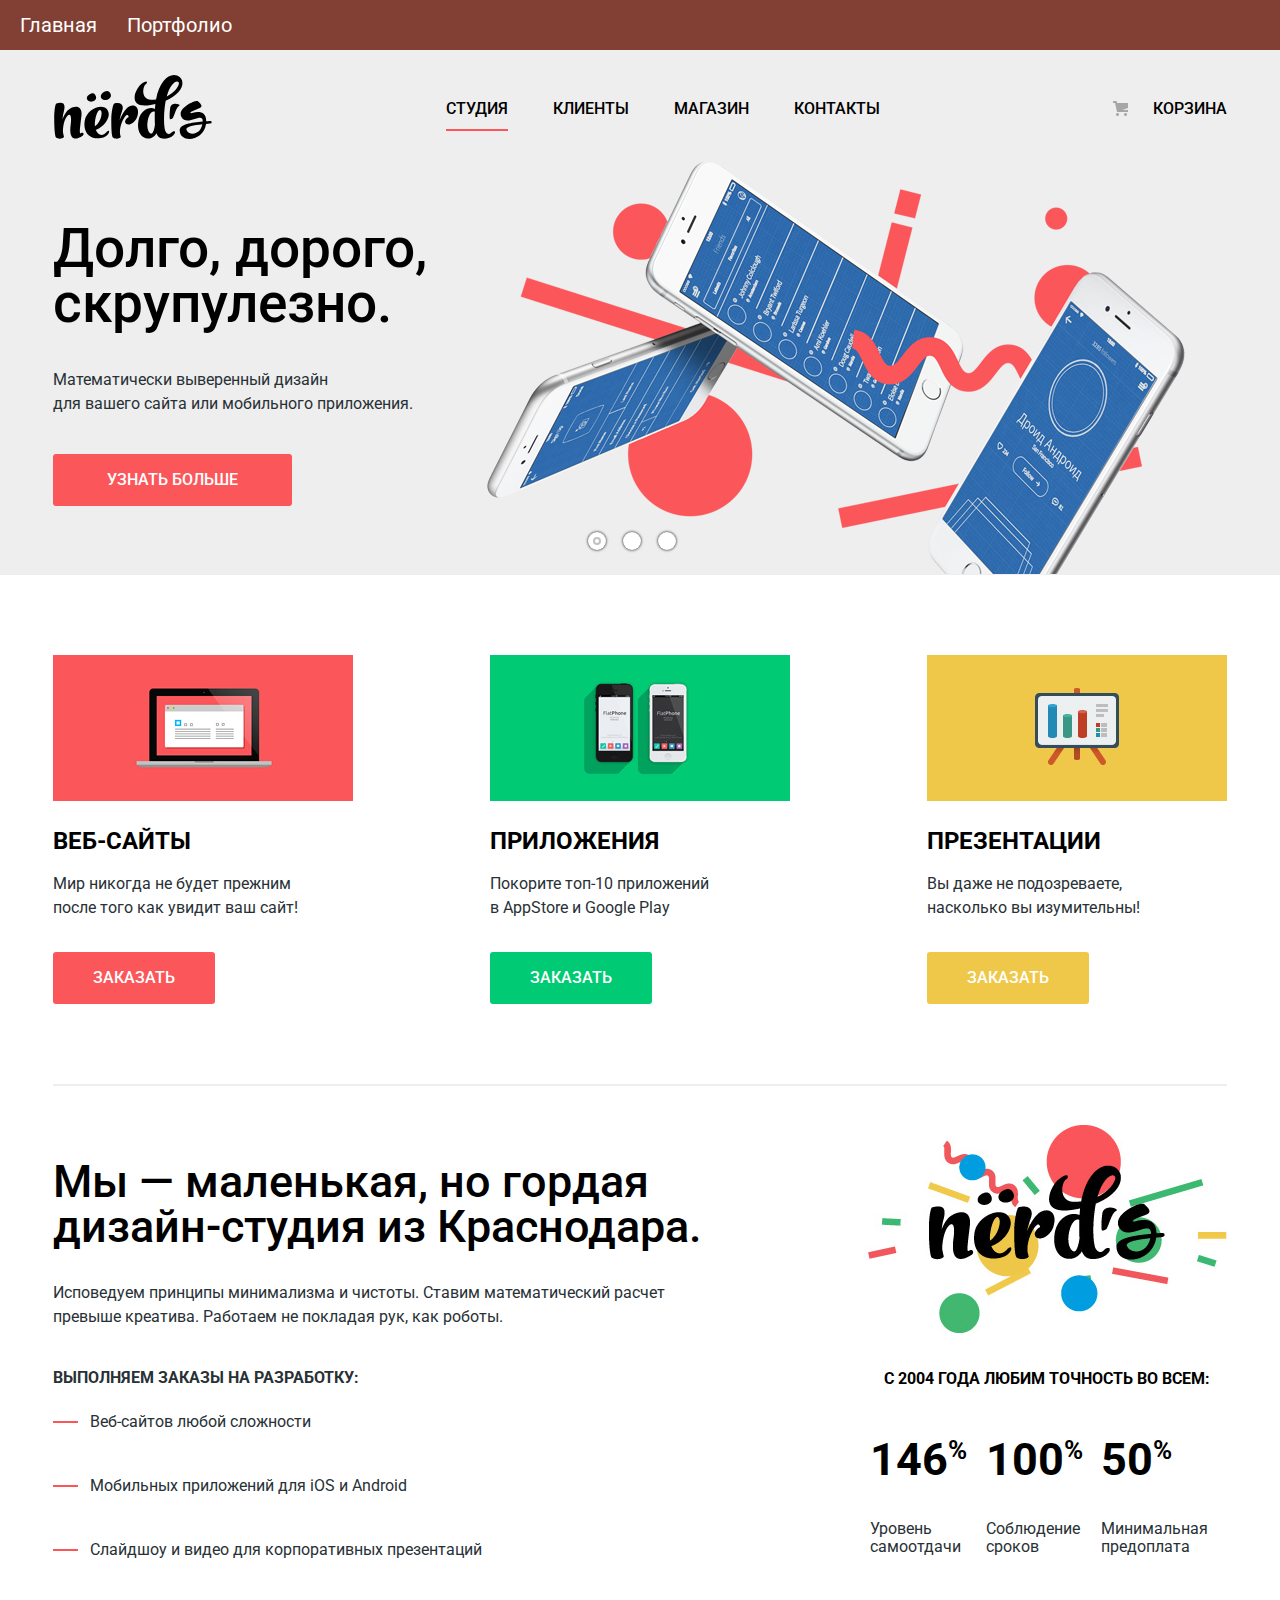
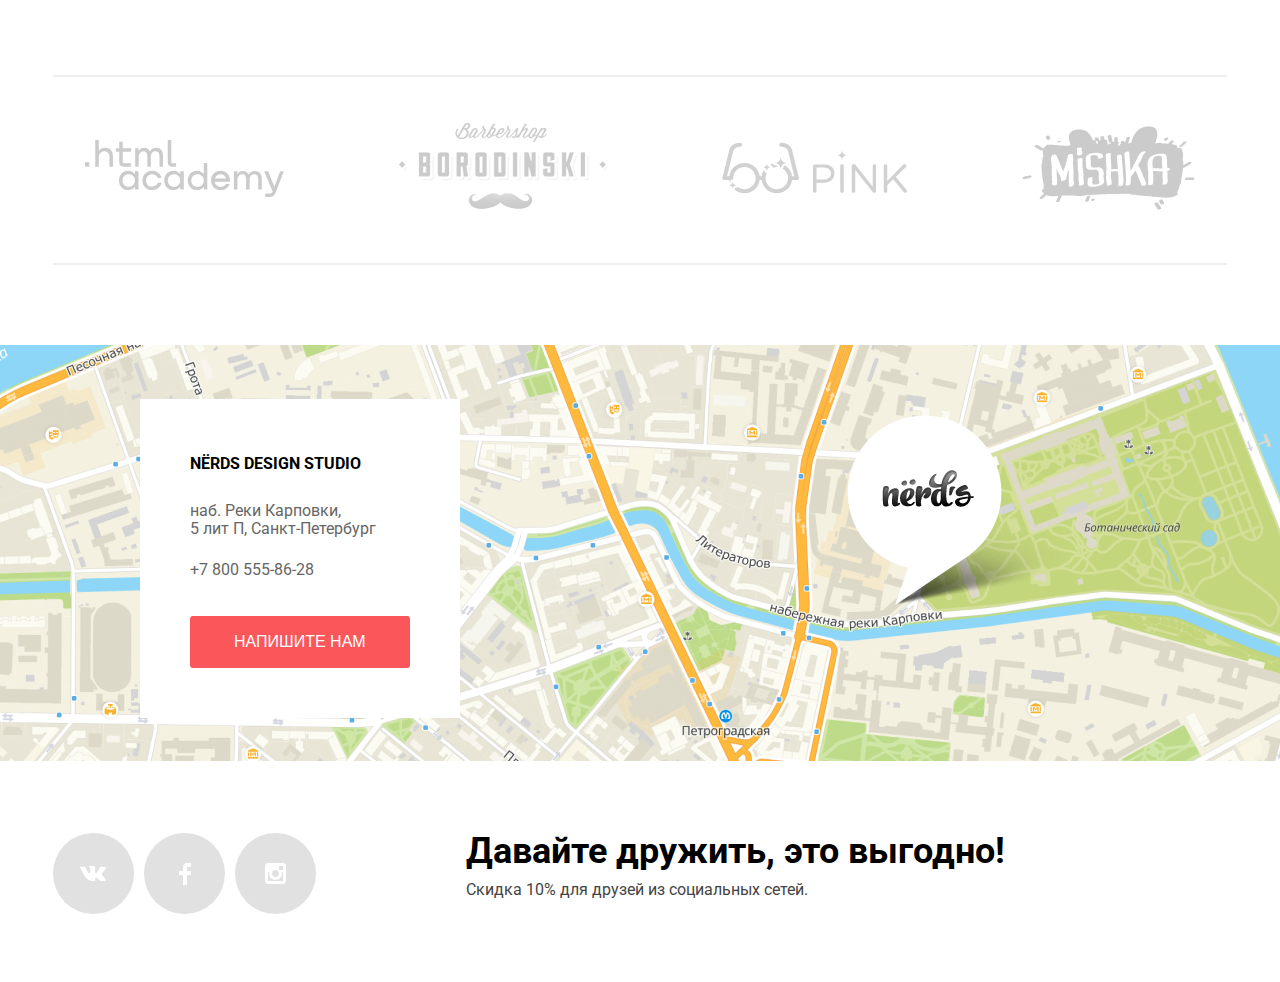
<file: index.html>
<!DOCTYPE html>
<html class="page" lang="ru">
<head>
  <meta charset="utf-8">
  <title>Нёрдс</title>
  <link rel="stylesheet" href="css/style.css">
  <link rel="preconnect" href="https://fonts.googleapis.com">
  <link rel="preconnect" href="https://fonts.gstatic.com" crossorigin>
  <link href="https://fonts.googleapis.com/css2?family=Roboto:wght@400;500;700&display=swap" rel="stylesheet">
</head>
<body class="page-body">
  <div class="top-panel">
    <div class="flexbox">
      <a href="https://elbikov.ru">Главная</a>
      <a href="https://elbikov.ru/portfolio.html">Портфолио</a>
    </div>  
  </div>
  <header class="page-header">
    <div class="wrapper">
      <div class="header-container">
        <a href="index.html">
          <img class="logo-img" width="160" height="65" src="img/nerds-logo.svg" alt="Логотип Нёрдс">
        </a>
        <nav class="main-nav">
          <ul class="menu-list">
            <li class="menu-item">
              <a class="menu-link menu-link--active" href="index.html">Студия</a>
            </li>
            <li class="menu-item">
              <a class="menu-link" href="blank.html">Клиенты</a>
            </li>
            <li class="menu-item">
              <a class="menu-link" href="catalog.html">Магазин</a>
            </li>
            <li class="menu-item">
              <a class="menu-link" href="blank.html">Контакты</a>
            </li>
          </ul>
        </nav>
        <div class="user-menu">
          <a class="link-cart" href="blank.html">Корзина</a>
        </div>
      </div>
    </div>
  </header>
  <main>
    <h1 class="visually-hidden">Интернет магазин цифровых продуктов Нёрдс</h1>
    <section class="slider">
      <div class="wrapper">
        <h2 class="visually-hidden">Слайдер преимуществ</h2>
        <div class="slider-box slider-box1 slider-box--show">
          <div class="slider-column-content">
            <p class="slider-title">
              Долго, дорого,<br>
              скрупулезно.
            </p>
            <p class="slider-text">
              Математически выверенный дизайн<br>
              для вашего сайта или мобильного приложения.
            </p>
            <a class="slider-link" href="#">Узнать больше</a>
          </div>
          <div class="slider-column-image">
            <img class="slider-img" src="img/slide1.png" width="760" height="431" alt="Слайд 1">
          </div>
        </div>
        <div class="slider-box slider-box2">
          <div class="slider-column-content">
            <p class="slider-title">
              Любим математику<br>
              как никто другой
            </p>
            <p class="slider-text">
              Никакого креатива, только математические формулы<br>
              для расчета идеальных пропорций
            </p>
            <a class="slider-link" href="#">Узнать больше</a>
          </div>
          <div class="slider-column-image">
            <img class="slider-img" src="img/slide2.png" width="760" height="431" alt="Слайд 2">
          </div>
        </div>
        <div class="slider-box slider-box3">
          <div class="slider-column-content">
            <p class="slider-title">
              Только ночь,<br>
              только хардкор
            </p>
            <p class="slider-text">
              Работать днем, как все? Мы против этого.<br>
              Ближе к полуночи работа только начинается.
            </p>
            <a class="slider-link" href="#">Узнать больше</a>
          </div>
          <div class="slider-column-image">
            <img class="slider-img" src="img/slide3.png" width="760" height="431" alt="Слайд 3">
          </div>
        </div>
        <div class="slider__toggle">
          <button class="slider__toggle-btn slider__toggle-btn1 slider__toggle-btn--active" type="button"></button>
          <button class="slider__toggle-btn slider__toggle-btn2" type="button"></button>
          <button class="slider__toggle-btn slider__toggle-btn3" type="button"></button>
        </div>
      </div>
    </section>
    <section class="services">
      <div class="wrapper">
        <h2 class="visually-hidden">Услуги</h2>
        <div class="services-container">
          <div class="services-box">
            <h3 class="services-title">Веб-сайты</h3>
            <p class="services-text">
              Мир никогда не будет прежним<br>
              после того как увидит ваш сайт!
            </p>
            <a class="services-link link-site" href="blank.html">Заказать</a>
            <img class="services-img" src="img/services-sites.png" width="300" height="146" alt="Веб-сайты">
          </div>
          <div class="services-box">
            <h3 class="services-title">Приложения</h3>
            <p class="services-text">
              Покорите топ-10 приложений<br>
              в AppStore и Google Play
            </p>
            <a class="services-link link-application" href="blank.html">Заказать</a>
            <img class="services-img" src="img/services-application.png" width="300" height="146" alt="Приложения">
          </div>
          <div class="services-box">
            <h3 class="services-title">Презентации</h3>
            <p class="services-text">
              Вы даже не подозреваете,<br>
              насколько вы изумительны!
            </p>
            <a class="services-link link-presentation" href="blank.html">Заказать</a>
            <img class="services-img" src="img/services-presentation.png" width="300" height="146" alt="Презентации">
          </div>
        </div>
      </div>
    </section>
    <section class="about">
      <div class="wrapper">
        <h2 class="visually-hidden">О нас</h2>
        <div class="about-container">
          <div class="about-box left-column">
            <p class="large-text medium-text black-text about-title">
              Мы — маленькая, но гордая<br>
              дизайн-студия из Краснодара.
            </p>
            <p class="left-column-text">
              Исповедуем принципы минимализма и чистоты. Ставим математический расчет<br>
              превыше креатива. Работаем не покладая рук, как роботы.
            </p>
            <p class="uppercase-text bold-text">
              Выполняем заказы на разработку:
            </p>
            <ul>
              <li>Веб-сайтов любой сложности</li>
              <li>Мобильных приложений для iOS и Android</li>
              <li>Слайдшоу и видео для корпоративных презентаций</li>
            </ul>
          </div>
          <div class="about-box right-column">
            <img class="logo-of-balloons" src="img/logo-of-balloons.png" width="360" height="208"
              alt="Логотип на фоне воздушных шаров">
            <p class="bold-text uppercase-text black-text">
              с 2004 года Любим точность во всем:
            </p>
            <table class="about-stats">
              <tr>
                <td class="stats-value">146<sup>%</sup></td>
                <td class="stats-value">100<sup>%</sup></td>
                <td class="stats-value">50<sup>%</sup></td>
              </tr>
              <tr>
                <td class="stats-attribute">
                  Уровень<br>
                  самоотдачи
                </td>
                <td class="stats-attribute">
                  Соблюдение<br>
                  сроков
                </td>
                <td class="stats-attribute">
                  Минимальная<br>
                  предоплата
                </td>
              </tr>
            </table>
          </div>
        </div>
      </div>
    </section>
    <section class="clients">
      <div class="wrapper">
        <h2 class="visually-hidden">Клиенты</h2>
        <div class="clients-container">
          <a href="blank.html">
            <img src="img/clients-logo-htmlacademy.svg" width="199" height="57" alt="Логотип htmlacademy">
          </a>
          <a href="blank.html">
            <img src="img/clients-logo-borodinski.svg" width="209" height="90" alt="Логотип Бородинский">
          </a>
          <a href="blank.html">
            <img src="img/clients-logo-pink.svg" width="185" height="52" alt="Логотип Pink">
          </a>
          <a href="blank.html">
            <img src="img/clients-logo-mishka.svg" width="173" height="84" alt="Логотип Mishka">
          </a>
        </div>
      </div>
    </section>
  </main>
  <footer class="page-footer">
    <section class="contacts">
      <h2 class="visually-hidden">Контакты</h2>
      <img class="contacts-map-img" src="img/map.jpg" width="1440" height="416" alt="Карта проезда">
      <div class="contacts-box">
        <p class="contacts-title black-text uppercase-text bold-text">
          NЁRDS DESIGN STUDIO
        </p>
        <p class="contacts-address">
          наб. Реки Карповки,<br>
          5 лит П, Санкт-Петербург
        </p>
        <p class="contacts-tel">
          <a class="contacts-tel-link" href="tel:78005558628">+7 800 555-86-28</a>
        </p>
        <button class="contacts-btn" type="button">Напишите нам</button>
      </div>
    </section>
    <section class="socials">
      <div class="wrapper">
        <h2 class="visually-hidden">Социальные сети</h2>
        <div class="socials-container">
          <ul class="socials-list">
            <li class="socials-item">
              <a class="socials-link" href="#">
                <img class="socials-img" src="img/icon-vk.svg" width="" height="" alt="Иконка Вконтакте">
              </a>
            </li>
            <li class="socials-item">
              <a class="socials-link" href="#">
                <img class="socials-img" src="img/icon-fb.svg" width="" height="" alt="Иконка фэйсбук">
              </a>
            </li>
            <li class="socials-item">
              <a class="socials-link" href="#">
                <img class="socials-img" src="img/icon-insta.svg" width="" height="" alt="Иконка Инстаграм">
              </a>
            </li>
          </ul>
          <div class="socials-discount">
            <p class="discount-title black-text bold-text">
              Давайте дружить, это выгодно!
            </p>
            <p class="discount-text">
              Скидка 10% для друзей из социальных сетей.
            </p>
          </div>
        </div>
      </div>
    </section>
  </footer>
  <div class="modal">
    <form class="write-to-us" action="https://elbikov.ru" method="post">
      <p class="write-to-us-title black-text bold-text">
        Напишите нам
      </p>
      <p>
        <label class="write-to-us-label" for="field-name">
          Ваше имя:<br>
          <input type="text" id="field-name" name="name" placeholder="Имя">
        </label>
      </p>
      <p>
        <label class="write-to-us-label" for="field-email">
          Ваш email:<br>
          <input type="email" id="field-email" name="email" placeholder="email@example.com">
        </label>
      </p>
      <label class="write-to-us-label" for="field-message">
        Текст письма:
        <textarea class="write-to-us-label" name="message" id="field-message" placeholder="В свободной форме"
          rows="7"></textarea>
      </label>
      <button class="write-to-us-btn" type="submit">Отправить</button>
      <button class="btn-close-modal" type="button">
        <span class="visually-hidden">Закрыть окно</span>
      </button>
    </form>
  </div>
  <script src="js/script.js"></script>
</body>

</html>
</file>
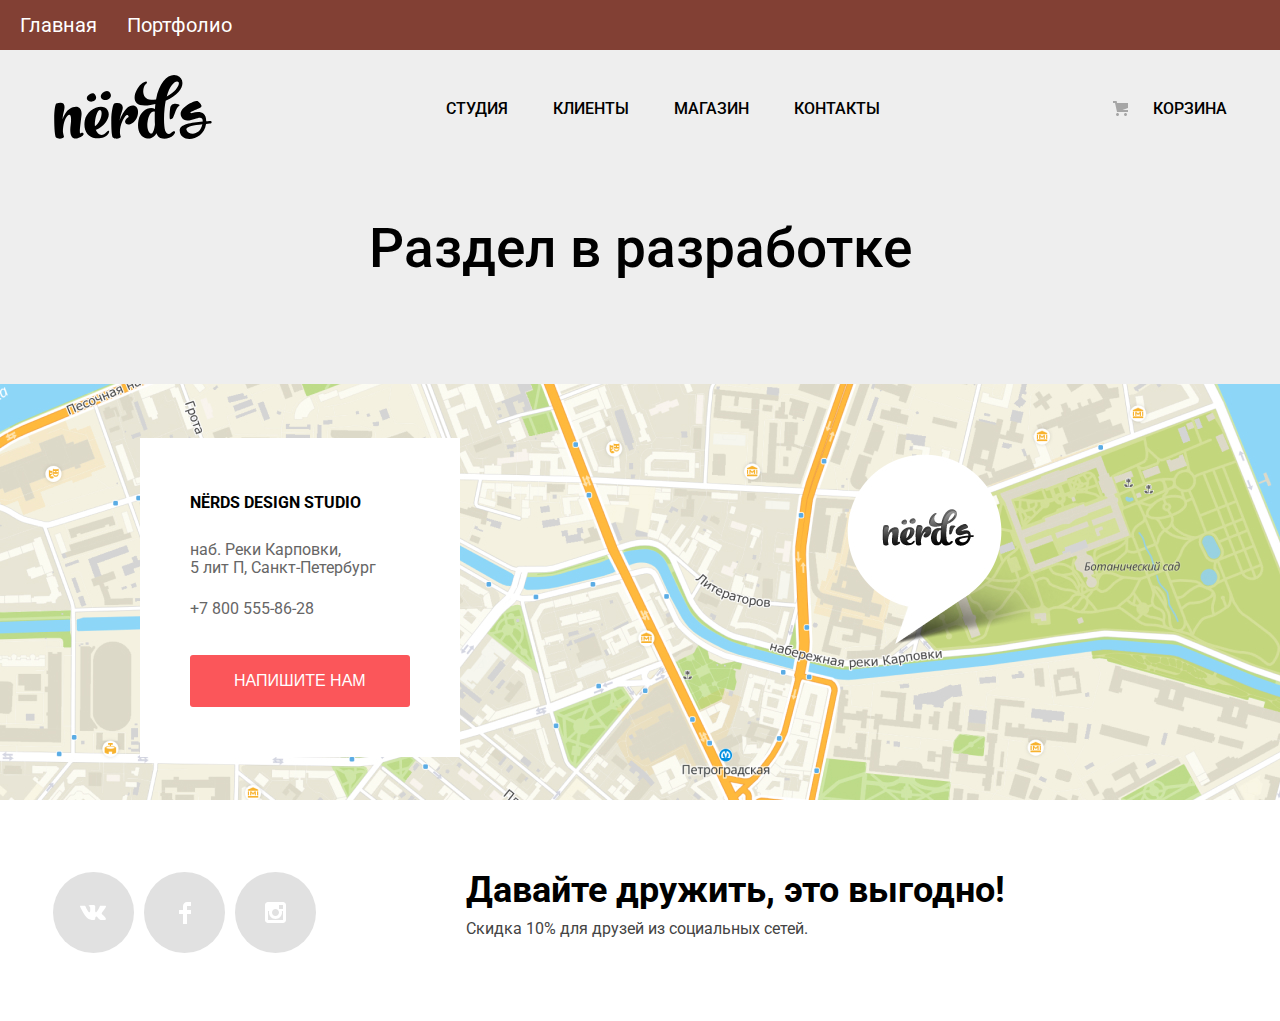
<file: blank.html>
<!DOCTYPE html>
<html class="page" lang="ru">
<head>
  <meta charset="utf-8">
  <title>Раздел в разработке</title>
  <link rel="stylesheet" href="css/style.css">
  <link rel="preconnect" href="https://fonts.googleapis.com">
  <link rel="preconnect" href="https://fonts.gstatic.com" crossorigin>
  <link href="https://fonts.googleapis.com/css2?family=Roboto:wght@400;500;700&display=swap" rel="stylesheet">
</head>
<body class="page-body">
  <div class="top-panel">
    <div class="flexbox">
      <a href="https://elbikov.ru">Главная</a>
      <a href="https://elbikov.ru/portfolio.html">Портфолио</a>
    </div>  
  </div>
  <header class="page-header">
    <div class="wrapper">
      <div class="header-container">
        <a href="index.html">
          <img class="logo-img" width="160" height="65" src="img/nerds-logo.svg" alt="Логотип Нёрдс">
        </a>
        <nav class="main-nav">
          <ul class="menu-list">
            <li class="menu-item">
              <a class="menu-link" href="index.html">Студия</a>
            </li>
            <li class="menu-item">
              <a class="menu-link" href="blank.html">Клиенты</a>
            </li>
            <li class="menu-item">
              <a class="menu-link" href="catalog.html">Магазин</a>
            </li>
            <li class="menu-item">
              <a class="menu-link" href="blank.html">Контакты</a>
            </li>
          </ul>
        </nav>
        <div class="user-menu">
          <a class="link-cart" href="blank.html">Корзина</a>
        </div>
      </div>
    </div>
  </header>
  <main class="page-main inner-page">
    <h1 class="inner-page-title">Раздел в разработке</h1>
  </main>
  <footer class="page-footer">
    <section class="contacts">
      <h2 class="visually-hidden">Контакты</h2>
      <img class="contacts-map-img" src="img/map.jpg" width="1440" height="" alt="416" alt="Карта проезда">
      <div class="contacts-box">
        <p class="contacts-title black-text uppercase-text bold-text">
          NЁRDS DESIGN STUDIO
        </p>
        <p class="contacts-address">
          наб. Реки Карповки,<br>
          5 лит П, Санкт-Петербург
        </p>
        <p class="contacts-tel">
          <a class="contacts-tel-link" href="tel:78005558628">+7 800 555-86-28</a>
        </p>
        <button class="contacts-btn" type="button">Напишите нам</button>
      </div>
    </section>
    <section class="socials">
      <div class="wrapper">
        <h2 class="visually-hidden">Социальные сети</h2>
        <div class="socials-container">
          <ul class="socials-list">
            <li class="socials-item">
              <a class="socials-link" href="#">
                <img class="socials-img" src="img/icon-vk.svg" width="" height="" alt="Иконка Вконтакте">
              </a>
            </li>
            <li class="socials-item">
              <a class="socials-link" href="#">
                <img class="socials-img" src="img/icon-fb.svg" width="" height="" alt="Иконка фэйсбук">
              </a>
            </li>
            <li class="socials-item">
              <a class="socials-link" href="#">
                <img class="socials-img" src="img/icon-insta.svg" width="" height="" alt="Иконка Инстаграм">
              </a>
            </li>
          </ul>
          <div class="socials-discount">
            <p class="discount-title black-text bold-text">
              Давайте дружить, это выгодно!
            </p>
            <p class="discount-text">
              Скидка 10% для друзей из социальных сетей.
            </p>
          </div>
        </div>
      </div>
    </section>
  </footer>
  <div class="modal">
    <form class="write-to-us" action="#" method="post">
      <p class="write-to-us-title black-text bold-text">
        Напишите нам
      </p>
      <p>
        <label class="write-to-us-label" for="field-name">
          Ваше имя:<br>
          <input type="text" id="field-name" name="name" placeholder="Имя">
        </label>
      </p>
      <p>
        <label class="write-to-us-label" for="field-email">
          Ваш email:<br>
          <input type="email" id="field-email" name="email" placeholder="email@example.com">
        </label>
      </p>
      <label class="write-to-us-label" for="field-message">
        Текст письма:
        <textarea class="write-to-us-label" name="message" id="field-message" rows="7"
          placeholder="В свободной форме"></textarea>
      </label>
      </p>
      <button class="write-to-us-btn" type="submit">Отправить</button>
      <button class="btn-close-modal" type="button">
        <span class="visually-hidden">Закрыть окно</span>
      </button>
    </form>
  </div>
  <script src="js/script.js"></script>
</body>
</html>
</file>
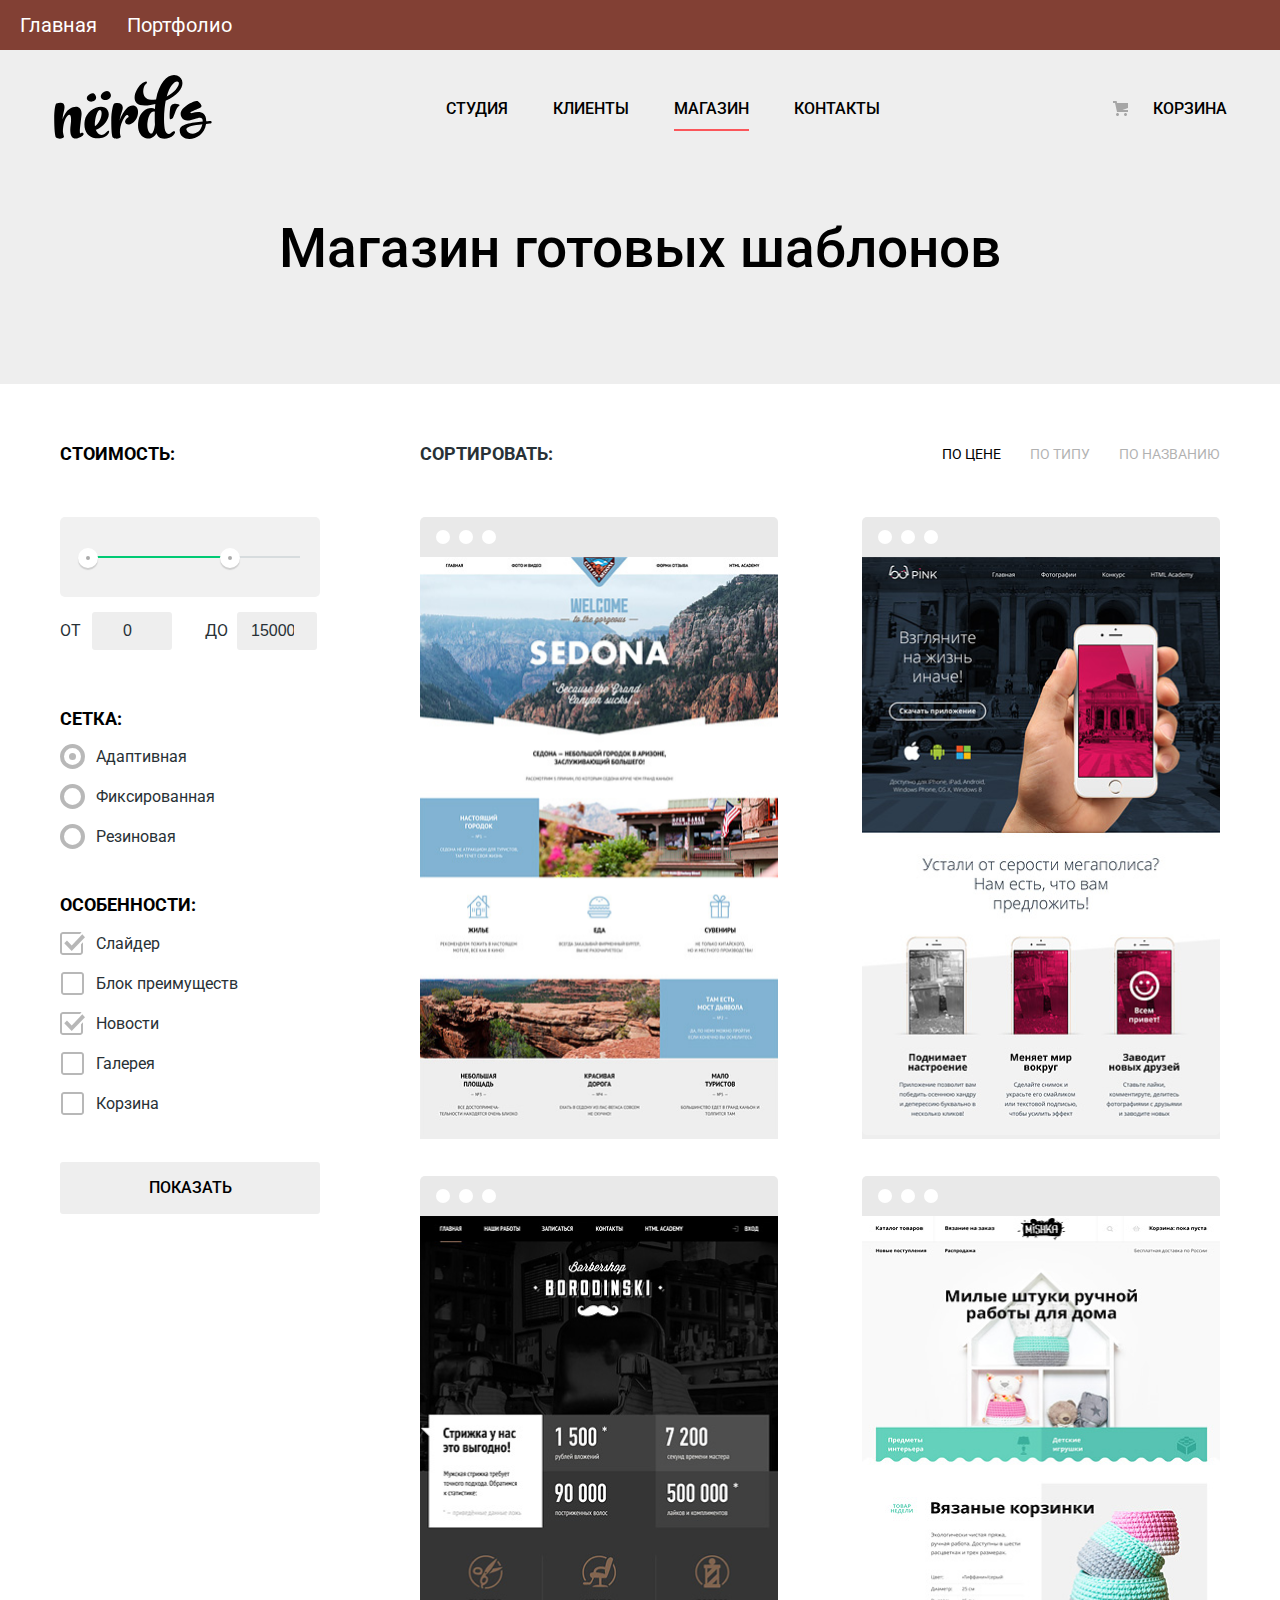
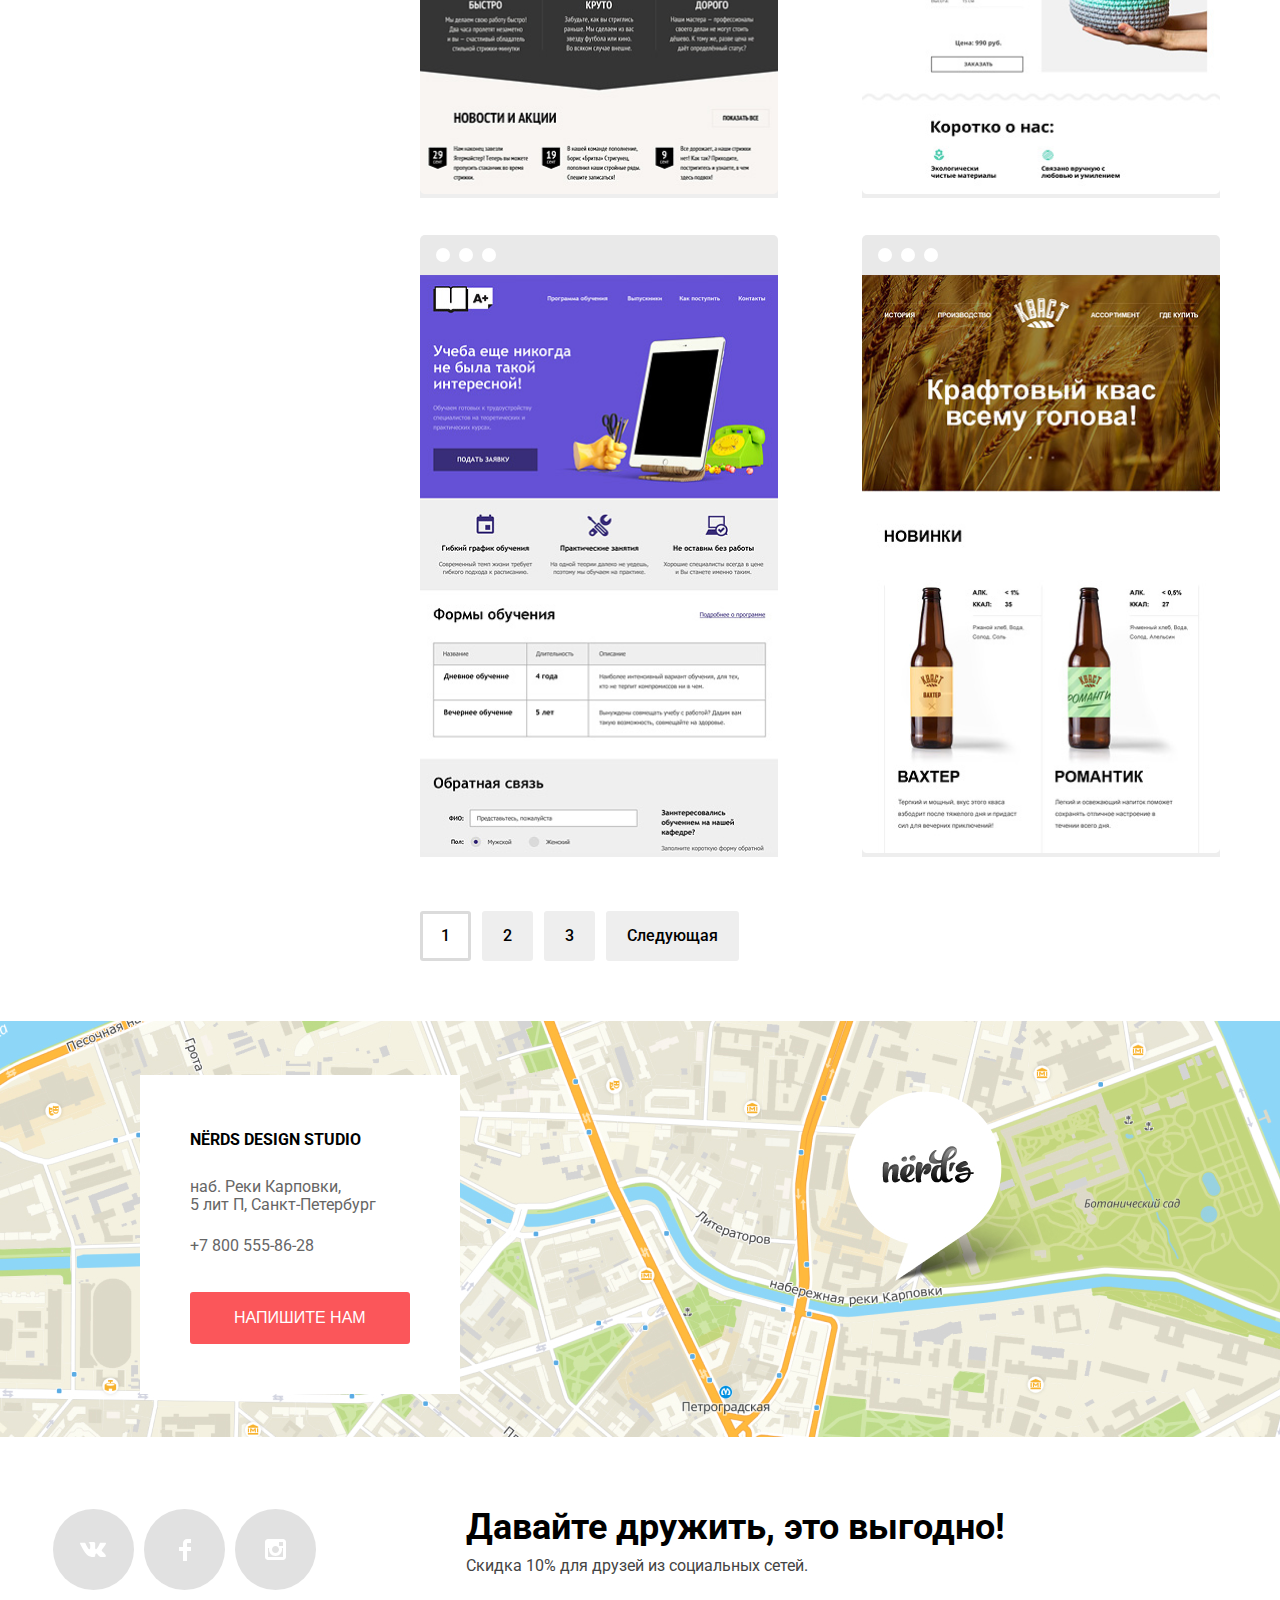
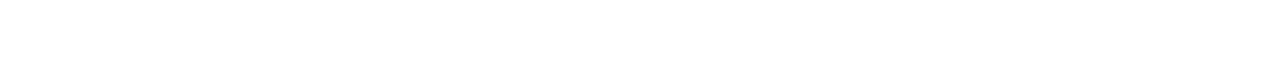
<file: catalog.html>
<!DOCTYPE html>
<html class="page" lang="ru">
<head>
  <meta charset="utf-8">
  <title>Каталог Нёрдс</title>
  <link rel="stylesheet" href="css/style.css">
  <link rel="preconnect" href="https://fonts.googleapis.com">
  <link rel="preconnect" href="https://fonts.gstatic.com" crossorigin>
  <link href="https://fonts.googleapis.com/css2?family=Roboto:wght@400;500;700&display=swap" rel="stylesheet">
</head>
<body class="page-body">
  <div class="top-panel">
    <div class="flexbox">
      <a href="https://elbikov.ru">Главная</a>
      <a href="https://elbikov.ru/portfolio.html">Портфолио</a>
    </div>  
  </div>
  <header class="page-header">
    <div class="wrapper">
      <div class="header-container">
        <a href="index.html">
          <img class="logo-img" width="160" height="65" src="img/nerds-logo.svg" alt="Логотип Нёрдс">
        </a>
        <nav class="main-nav">
          <ul class="menu-list">
            <li class="menu-item">
              <a class="menu-link" href="index.html">Студия</a>
            </li>
            <li class="menu-item">
              <a class="menu-link" href="blank.html">Клиенты</a>
            </li>
            <li class="menu-item">
              <a class="menu-link menu-link--active" href="catalog.html">Магазин</a>
            </li>
            <li class="menu-item">
              <a class="menu-link" href="blank.html">Контакты</a>
            </li>
          </ul>
        </nav>
        <div class="user-menu">
          <a class="link-cart" href="blank.html">Корзина</a>
        </div>
      </div>
    </div>
  </header>
  <main class="page-main inner-page">
    <h1 class="inner-page-title">Магазин готовых шаблонов</h1>
    <div class="inner-page__wrapper">
      <section class="filter">
        <h2 class="visually-hidden">Фильтр товаров</h2>
        <form class="filter__form" action="#" method="get">
          <fieldset class="cost">
            <legend>Стоимость:</legend>
            <div class="cost__range range">
              <div class="range__controls">
                <div class="scale">
                  <div class="bar"></div>
                </div>
                <div class="toggle toggle-min" tabindex="0"></div>
                <div class="toggle toggle-max" tabindex="0"></div>
              </div>
            </div>
            <div class="cost__container">
              <div class="cost__box">
                <label for="cost__item-min">от</label>
                <input type="number" name="cost" id="cost__item-min" value="0">
              </div>
              <div class="cost__box">
                <label for="cost__item-max">до</label>
                <input type="number" name="cost" id="cost__item-max" value="150000">
              </div>
            </div>
          </fieldset>
          <fieldset class="grid">
            <legend>Сетка:</legend>
            <p>
              <label>
                <input type="radio" checked name="grid__input" value="adaptive">
                <span></span>
                Адаптивная
              </label>
            </p>
            <p>
              <label>
                <input type="radio" name="grid__input" value="fixed">
                <span></span>
                Фиксированная
              </label>
            </p>
            <p>
              <label>
                <input type="radio" name="grid__input" value="rubber">
                <span></span>
                Резиновая
              </label>
            </p>
          </fieldset>
          <fieldset class="special">
            <legend>Особенности:</legend>
            <p>
              <label>
                <input type="checkbox" checked>
                <span></span>
                Слайдер
              </label>
            </p>
            <p>
              <label>
                <input type="checkbox">
                <span></span>
                Блок преимуществ
              </label>
            </p>
            <p>
              <label>
                <input type="checkbox" checked>
                <span></span>
                Новости
              </label>
            </p>
            <p>
              <label>
                <input type="checkbox">
                <span></span>
                Галерея
              </label>
            </p>
            <p>
              <label>
                <input type="checkbox">
                <span></span>
                Корзина
              </label>
            </p>
          </fieldset>
          <button class="filter__form-btn" type="submit">Показать</button>
        </form>
      </section>
      <section class="catalog">
        <h2 class="visually-hidden">Каталог</h2>
        <div class="catalog__conatiner">
          <div class="catalog__sorting sorting">
            <form class="sorting__form" action="#" method="post">
              <fieldset>
                <div class="sorting__box">
                  <legend>Сортировать:</legend>
                  <div class="sorting__controls">
                    <a class="sorting__controls--active" href="#">По цене</a>
                    <a href="#">По типу</a>
                    <a href="#">По названию</a>
                  </div>
                </div>
              </fieldset>
            </form>
          </div>
          <div class="catalog__wrapper">
            <div class="catalog__card card">
              <div class="card__topbar">
                <span></span>
                <span></span>
                <span></span>
              </div>
              <div class="card__content">
                <img class="" src="img/catalog/sedona.png" width="358" height="578" alt="Шаблон Седона">
                <div class="card__info">
                  <a class="card__title" href="#">
                    <h3>Седона</h3>
                  </a>
                  <p>Информационный сайт для туристов</p>
                  <a class="card-btn" href="#">9 900 Р</a>
                </div>
              </div>
            </div>
            <div class="catalog__card card">
              <div class="card__topbar">
                <span></span>
                <span></span>
                <span></span>
              </div>
              <div class="card__content">
                <img class="" src="img/catalog/pink-app.png" width="358" height="578" alt="Шаблон Pink">
                <div class="card__info">
                  <a class="card__title" href="#">
                    <h3>Pink App</h3>
                  </a>
                  <p>Продуктовый лендинг приложения для iOS и Android</p>
                  <a class="card-btn" href="#">9 900 Р</a>
                </div>
              </div>
            </div>
            <div class="catalog__card card">
              <div class="card__topbar">
                <span></span>
                <span></span>
                <span></span>
              </div>
              <div class="card__content">
                <img class="" src="img/catalog/borodinski.png" width="358" height="578"
                  alt="Шаблон барбершоп Бородинский">
                <div class="card__info">
                  <a class="card__title" href="#">
                    <h3>Барбершоп Бородинский</h3>
                  </a>
                  <p>Сайт салона красоты. Для мужчин, да.</p>
                  <a class="card-btn" href="#">9 900 Р</a>
                </div>
              </div>
            </div>
            <div class="catalog__card card">
              <div class="card__topbar">
                <span></span>
                <span></span>
                <span></span>
              </div>
              <div class="card__content">
                <img class="" src="img/catalog/mishka.png" width="358" height="578" alt="Шаблон Mishka">
                <div class="card__info">
                  <a class="card__title" href="#">
                    <h3>Mishka</h3>
                  </a>
                  <p>Интернет-магазин вязаных игрушек</p>
                  <a class="card-btn" href="#">9 900 Р</a>
                </div>
              </div>
            </div>
            <div class="catalog__card card">
              <div class="card__topbar">
                <span></span>
                <span></span>
                <span></span>
              </div>
              <div class="card__content">
                <img class="" src="img/catalog/a+.png" width="358" height="578" alt="Шаблон A+">
                <div class="card__info">
                  <a class="card__title" href="#">
                    <h3>A plus</h3>
                  </a>
                  <p>Лендинг курсов повышения квалификации</p>
                  <a class="card-btn" href="#">9 900 Р</a>
                </div>
              </div>
            </div>
            <div class="catalog__card card">
              <div class="card__topbar">
                <span></span>
                <span></span>
                <span></span>
              </div>
              <div class="card__content">
                <img class="" src="img/catalog/kvast.png" width="358" height="578" alt="Шаблон Седона">
                <div class="card__info">
                  <a class="card__title" href="#">
                    <h3>Кваст</h3>
                  </a>
                  <p>Промо-сайт производителя крафтового кваса</p>
                  <a class="card-btn" href="#">9 900 Р</a>
                </div>
              </div>
            </div>
            <div class="pagination">
              <a class="pagination__link pagination__link--active" href="#">1</a>
              <a class="pagination__link" href="#">2</a>
              <a class="pagination__link" href="#">3</a>
              <a class="pagination__link" href="#">Следующая</a>
            </div>
          </div>
        </div>
      </section>
    </div>
  </main>
  <footer class="page-footer">
    <section class="contacts">
      <h2 class="visually-hidden">Контакты</h2>
      <img class="contacts-map-img" src="img/map.jpg" width="1440" height="" alt="416" alt="Карта проезда">
      <div class="contacts-box">
        <p class="contacts-title black-text uppercase-text bold-text">
          NЁRDS DESIGN STUDIO
        </p>
        <p class="contacts-address">
          наб. Реки Карповки,<br>
          5 лит П, Санкт-Петербург
        </p>
        <p class="contacts-tel">
          <a class="contacts-tel-link" href="tel:78005558628">+7 800 555-86-28</a>
        </p>
        <button class="contacts-btn" type="button">Напишите нам</button>
      </div>
    </section>
    <section class="socials">
      <div class="wrapper">
        <h2 class="visually-hidden">Социальные сети</h2>
        <div class="socials-container">
          <ul class="socials-list">
            <li class="socials-item">
              <a class="socials-link" href="#">
                <img class="socials-img" src="img/icon-vk.svg" width="" height="" alt="Иконка Вконтакте">
              </a>
            </li>
            <li class="socials-item">
              <a class="socials-link" href="#">
                <img class="socials-img" src="img/icon-fb.svg" width="" height="" alt="Иконка фэйсбук">
              </a>
            </li>
            <li class="socials-item">
              <a class="socials-link" href="#">
                <img class="socials-img" src="img/icon-insta.svg" width="" height="" alt="Иконка Инстаграм">
              </a>
            </li>
          </ul>
          <div class="socials-discount">
            <p class="discount-title black-text bold-text">
              Давайте дружить, это выгодно!
            </p>
            <p class="discount-text">
              Скидка 10% для друзей из социальных сетей.
            </p>
          </div>
        </div>
      </div>
    </section>
  </footer>
  <div class="modal">
    <form class="write-to-us" action="#" method="post">
      <p class="write-to-us-title black-text bold-text">
        Напишите нам
      </p>
      <p>
        <label class="write-to-us-label" for="field-name">
          Ваше имя:<br>
          <input type="text" id="field-name" name="name" placeholder="Имя">
        </label>
      </p>
      <p>
        <label class="write-to-us-label" for="field-email">
          Ваш email:<br>
          <input type="email" id="field-email" name="email" placeholder="email@example.com">
        </label>
      </p>
      <label class="write-to-us-label" for="field-message">
        Текст письма:
        <textarea class="write-to-us-label" name="message" id="field-message" rows="7"
          placeholder="В свободной форме"></textarea>
      </label>
      </p>
      <button class="write-to-us-btn" type="submit">Отправить</button>
      <button class="btn-close-modal" type="button">
        <span class="visually-hidden">Закрыть окно</span>
      </button>
    </form>
  </div>
  <script src="js/script.js"></script>
</body>
</html>
</file>
<file: css/style.css>
.visually-hidden {
    position: absolute;
    width: 1px;
    height: 1px;
    margin: -1px;
    border: 0;
    padding: 0;
    white-space: nowrap;
    clip-path: inset(100%);
    clip: rect(0 0 0 0);
    overflow: hidden;
}

a {
    text-decoration: none;
}

.large-text {
    font-size: 45px;
    line-height: 45px;
}

.medium-text {
    font-weight: 500;
}

.bold-text {
    font-weight: 700;
}

.black-text {
    color: #000000;
}

.uppercase-text {
    text-transform: uppercase;
}

/* Body */

.page-body {
    margin: 0;
    padding: 0;
    font-family: 'Roboto', 'Tahoma', sans-serif;
    font-size: 16px;
    line-height: 18px;
    font-weight: 400;
    color: #283136;
    font-style: normal;
}

.inner-page {
    display: grid;
    grid-template-columns: 1fr;
    grid-template-rows: min-content 1fr min-content;
}

.inner-page-title {
    text-align: center;
    margin: 0;
    padding-top: 78px;
    padding-bottom: 108px;
    font-weight: 500;
    font-size: 55px;
    line-height: 55px;
    color: #000000;
    background-color: #eeeeee;
}

/* Header */

.page-header {
    background: #eeeeee;
}

.wrapper {
    max-width: 1174px;
    margin: 0 auto;
    padding: 0 40px;
    position: relative;
}

.header-container {
    display: flex;
    flex-wrap: wrap;
    justify-content: space-between;
    align-items: center;
    padding-top: 24px;
}

.logo-img {
    max-width: 160px;
    height: 65px;
}

.main-nav {
    background-color: #eeeeee;
}

.menu-list {
    margin: 0;
    padding: 0;
    list-style: none;
    display: flex;
}

.menu-item {
    margin-right: 45px;
}

.menu-item:last-child {
    margin-right: 0;
}

.menu-link {
    font-weight: 500;
    line-height: 30px;
    text-transform: uppercase;
    color: #000000;
	transition: all 0.5s;
    position: relative;
}

.menu-link--active::after {
    content: "";
    position: absolute;
    bottom: -13px;
    left: 0;
    right: 0;
    width: 100%;
    height: 2px;
    background-color: #fb565a;
}

.menu-link:focus,
.menu-link:hover {
    color: #fb565a;
	border-radius: 10px;
    outline: 1px dashed tomato;
    outline-offset: 15px;
}

.menu-link:active {
    opacity: 0.3;
}

/* User menu */

.user-menu {
    width: auto;
}

.link-cart {
    position: relative;
    display: inline-block;
    padding-left: 40px;
    font-weight: 500;
    line-height: 30px;
    text-transform: uppercase;
    color: #000000;
    transition: all 0.5s ease-in-out;
}

.link-cart:focus,
.link-cart:hover {
    color: #fb565a;
    border-radius: 10px;
    outline: 1px dashed tomato;
    outline-offset: 15px;
}

.link-cart::before {
    content: "";
    position: absolute;
    top: 25%;
    left: 0;
    width: 15px;
    height: 15px;
    background: url("../img/icon-cart.svg") no-repeat center center;
}

/* Main */

.page-main {
    height: 100%;
}

/* Slider */

.slider {
    background: #eeeeee;
}

.slider-box {
    position: relative;
    display: none;
    grid-template-columns: repeat(12, 60px);
    grid-template-rows: auto;
    gap: 40px;
}

.slider-box--show {
    display: grid;
}

.slider-column-content {
    grid-column: 1 / 7;
    grid-row: 1 / 2;
    padding-top: 78px;
    z-index: 1;
}

.slider-column-image {
    grid-column: 5 / 13;
    grid-row: 1 / 2;
}

.slider-img {
    display: block;
    max-width: 100%;
    height: auto;
    object-fit: contain;
}

.slider-title {
    margin: 0;
    margin-bottom: 37px;
    font-weight: 500;
    font-size: 55px;
    line-height: 55px;
    color: #000000;
}

.slider-text {
    margin: 0;
    margin-bottom: 38px;
    line-height: 24px;
}

.slider-link {
    display: inline-block;
    margin-bottom: 69px;
    padding: 17px 54px;
    font-weight: 500;
    color: #FFFFFF;
    background: #FB565A;
    text-transform: uppercase;
    border-radius: 3px;
	transition: all 0.5s;
}

.slider-link:focus,
.slider-link:hover {
    background: #e74246;
	box-shadow: -5px -5px 0 #FB565A, 5px 5px 0 #FB565A;
}

.slider-link:active {
    background: #D7373B;
    box-shadow: inset 0px 3px 0px rgba(0, 1, 1, 0.1);
    color: rgba(255, 255, 255, 0.3);
}

.slider__toggle {
    position: absolute;
    bottom: 25px;
    left: 0;
    right: 0;
    display: flex;
    justify-content: center;
    z-index: 100;
}

.slider__toggle-btn {
    padding: 0;
    margin-right: 17px;
    width: 18px;
    height: 18px;
    background-color: #ffffff;
    border-radius: 50%;
    border: none;
    box-shadow: 0 0 3px 0 #000000;
}

.slider__toggle-btn--active::after {
    content: "";
    width: 100%;
    height: 100%;
    display: flex;
    background: url("../img/icon-active-slide.svg") no-repeat center center;
}

/* Services */

.services {
    height: 100%;
}

.services-container {
    display: flex;
    flex-wrap: wrap;
    justify-content: space-between;
    padding-top: 80px;
    padding-bottom: 80px;
    border-bottom: 2px solid #eeeeee;
}

.services-box {
    display: flex;
    flex-direction: column;
    align-items: flex-start;
}

.services-title {
    margin: 0;
    margin-bottom: 16px;
    font-weight: 700;
    font-size: 24px;
    line-height: 30px;
    text-transform: uppercase;
    color: #000000;
}

.services-text {
    margin: 0;
    margin-bottom: 32px;
    line-height: 24px;
}

.services-link {
    padding: 17px 40px;
    font-weight: 500;
    text-transform: uppercase;
    color: #FFFFFF;
    border-radius: 3px;
    transition: all 0.7s;
}

.services-img {
    display: block;
    margin-bottom: 25px;
    width: 300px;
    height: 146px;
    object-fit: contain;
    order: -1;
}

.link-site {
    background: #FB565A;
}

.link-site:hover,
.link-site:focus {
    background: #E74246;
    box-shadow: -5px -5px 0 #ff494c, 5px 5px 0 #bd3638;
}

.link-site:active {
    background: #D7373B;
    box-shadow: inset 0px 3px 0px rgba(0, 1, 1, 0.1);
    color: rgba(255, 255, 255, 0.3);
}

.link-application {
    background: #00CA74;
}

.link-application:hover,
.link-application:focus {
    background: #00BC6C;
    box-shadow: -5px -5px 0 #01e683, 5px 5px 0 #017c47;
}

.link-application:active {
    background: #00AA62;
    box-shadow: inset 0px 3px 0px rgba(0, 1, 1, 0.1);
    color: rgba(255, 255, 255, 0.3);
}

.link-presentation {
    background: #EFC849;
}

.link-presentation:hover,
.link-presentation:focus {
    background: #EAB534;
    box-shadow: -5px -5px 0 #ffc739, 5px 5px 0 #bd932a;
}

.link-presentation:active {
    background: #E5A722;
    box-shadow: inset 0px 3px 0px rgba(0, 1, 1, 0.1);
    color: rgba(255, 255, 255, 0.3);
}

/* About */

.about {
    height: 100%;
}
.about-container {
    padding-top: 39px;
    padding-bottom: 73px;
    display: flex;
    justify-content: space-between;
}

.left-column {
    padding-top: 34px;
}

.left-column .about-title {
    margin: 0;
    margin-bottom: 32px;
    line-height: 45px;
}

.left-column .left-column-text {
    margin: 0;
    margin-bottom: 40px;
    line-height: 24px;
}

.left-column p {
    margin: 0;
    margin-bottom: 23px;
}

.about ul {
    margin: 0;
    padding: 0;
    list-style: none;
}

.about li {
    margin-bottom: 40px;
    padding-left: 37px;
    position: relative;
    line-height: 24px;
}

.about li::before {
    content: "";
    position: absolute;
    top: 47%;
    left: 0%;
    width: 25px;
    height: 2px;
    background-color: #fb565a;
}

.logo-of-balloons {
    width: 360px;
    height: 208px;
    object-fit: contain;
    display: block;
    margin-bottom: 37px;
}

.right-column p {
    margin: 0;
    margin-bottom: 37px;
    text-align: center;
}

.about-stats {
    width: 100%;
}

.stats-value {
    font-size: 45px;
    line-height: 64px;
    font-weight: 700;
    color: #000000;
}
.stats-value sup {
    font-size: 26px;
    line-height: 40px;
}
.stats-attribute {
    padding-top: 25px;
}

/* Clients */

.clients {
    height: 100%;
    margin-bottom: 80px;
}

.clients-container {
    display: flex;
    flex-wrap: wrap;
    justify-content: space-between;
    align-items: center;
    padding: 46px 32px;
    border-top: 2px solid #eeeeee;
    border-bottom: 2px solid #eeeeee;
    transition: all 0.7s ease-in-out;
}

.clients-container:hover {
    border-color: #000000;
}

.clients-container img {
    opacity: 0.2;
    transition: all 0.7s;
}

.clients-container img:hover,
.clients-container img:focus {
    opacity: 1;
}

.clients-container img:active {
    opacity: 0.1;
}

/* Footer */

.page-footer {
    height: 100%;
}

.contacts {
    max-width: 1440px;
    margin: 0 auto;
    margin-bottom: 68px;
    position: relative;
}

.contacts-map-img {
    width: 1440px;
    height: 416px;
    object-fit: contain;
}

.contacts-box {
    position: absolute;
    top: 54px;
    left: 140px;
    padding: 50px;
    background-color: #ffffff;
}

.contacts-title {
    margin: 0;
    margin-bottom: 23px;
    line-height: 30px;
}

.contacts-address {
    margin: 0;
    margin-bottom: 23px;
    color: #666666;
}

.contacts-tel {
    margin: 0;
    margin-bottom: 37px;
}

.contacts-tel-link {
    color: #666666;
}

.contacts-tel-link:hover {
    text-decoration: underline;
}

.contacts-btn {
    padding: 17px 44px;
    font-weight: 500;
    font-size: 16px;
    line-height: 18px;
    text-transform: uppercase;
    color: #ffffff;
    background: #FB565A;
    border-radius: 3px;
    border: none;
    transition: all 0.7s;
}

.contacts-btn:hover {
    cursor: pointer;
    background-color: #bd3638;
    box-shadow: -5px -5px 0 #FB565A, 5px 5px 0 #FB565A;
}

/* Socials */

.socials {
    height: 100%;
}

.socials-container {
    display: flex;
    flex-wrap: wrap;
    margin-bottom: 68px;
}

.socials-list {
    margin: 0;
    margin-right: 140px;
    padding: 0;
    list-style: none;
    display: flex;
}

.socials-item:not(.last-child) {
    margin-right: 10px;
}

.socials-link {
    display: flex;
    justify-content: center;
    align-items: center;
    width: 81px;
    height: 81px;
    background: linear-gradient(0deg, #E1E1E1, #E1E1E1), #FFFFFF;
    border-radius: 50%;
    transition: all 0.7s;
}

.socials-link:hover,
.socials-link:focus {
    background: linear-gradient(0deg, #E74246, #E74246), #FFFFFF;
}

.socials-link:active {
    background: linear-gradient(0deg, #D7373B, #D7373B), #FFFFFF;
    box-shadow: inset 0px 3px 0px rgba(0, 1, 1, 0.1);
}

.socials-link:active img {
    opacity: 0.3;
}

.discount-title {
    margin: 0;
    margin-bottom: 10px;
    font-size: 36px;
    line-height: 36px;
}

.discount-text {
    margin: 0;
    line-height: 22px;
    color: #444444;
}

.write-to-us {
    display: grid;
    grid-template-columns: 1fr 1fr;
    grid-template-rows: auto auto auto auto auto min-content;
    gap: 40px;
}

form p {
    margin: 0;
}

.write-to-us-label[for=field-name] {
    grid-column: 1 / 2;
    grid-row: 2 / 3;
}

.write-to-us-label[for=field-message] {
    width: 100%;
    grid-column: 1 / 3;
    grid-row: 3 / 4;
}

.write-to-us-label textarea {
    width: 100%;
    margin-top: 10px;
    box-sizing: border-box;
    border: 2px solid #D7DCDE;
    border-radius: 3px;
}

input[id=field-name],
input[id=field-email] {
    width: 100%;
    margin-top: 10px;
    padding: 16px;
    background: #FFFFFF;
    border: 2px solid #D7DCDE;
    border-radius: 3px;
    box-sizing: border-box;
}

input::placeholder,
textarea::placeholder {
    font-weight: 400;
    font-size: 16px;
    line-height: 18px;
    color: #444444;
    opacity: 0.5;
}

.write-to-us-title {
    grid-column: 1 / 3;
    grid-row: 1 / 2;
    margin: 0;
    font-size: 45px;
    line-height: 53px;
}

.write-to-us-label {
    font-weight: 700;
    color: #000000;
}

.write-to-us-btn {
    max-width: 260px;
    padding: 17px 83px;
    grid-column: 1 / 2;
    grid-row: 4 / 5;
    font-weight: 500;
    font-size: 16px;
    line-height: 18px;
    text-transform: uppercase;
    color: #FFFFFF;
    border: none;
    background: #FB565A;
    border-radius: 3px;
    transition: all 0.7s;
}

.write-to-us-btn:hover,
.write-to-us-btn:focus {
    background-color: #36bd53;
    cursor: pointer;
} 

.btn-close-modal {
    width: 21px;
    height: 21px;
    border: none;
    background: none;
    position: absolute;
    top: 78px;
    right: 90px;
    cursor: pointer;
}

.btn-close-modal::after,
.btn-close-modal::before {
    content: "";
    position: absolute;
    left: 0;
    top: 50%;
    width: 25px;
    height: 4px;
    background: rgba(251, 86, 90, 0.3);
}

.btn-close-modal::after {
    transform: rotate(45deg);
}

.btn-close-modal::before {
    transform: rotate(-45deg);
}

.inner-page__wrapper {
    max-width: 1160px;
    margin: 0 auto;
    padding-top: 55px;
    padding-bottom: 60px;
    display: grid;
    grid-template-columns: 260px 1fr;
    column-gap: 100px;
}

/* Filter */

.filter__form fieldset {
    padding: 0;
    margin: 0;
    border: none;
}

.filter__form legend {
    padding: 0;
    font-size: 18px;
    line-height: 30px;
    color: #000000;
    text-transform: uppercase;
    font-weight: 700;
}

.filter__form .cost {
    margin-bottom: 54px;
}

.cost legend {
    margin-bottom: 48px;
}

.filter__form .grid {
    margin-bottom: 43px;
}

.grid legend {
    margin-bottom: 13px;
}

.special legend {
    margin-bottom: 14px;
}

.filter__form input {
    appearance: none;
    position: absolute;
    margin: 0;
}

.filter__form label {
    padding-left: 36px;
    font-size: 16px;
    line-height: 20px;
    color: #283136;
}

.filter__form p {
    position: relative;
}

.filter__form p:not(:last-child) {
    margin-bottom: 20px;
}

.filter__form .special {
    margin-bottom: 48px;
}

.filter__form input[type="radio"] + span {
    width: 17px;
    height: 17px;
    position: absolute;
    top: -3px;
    left: 0;
    border: 4px solid rgba(77, 77, 77, 0.4);
    border-radius: 50%;
}

.filter__form input:focus[type="radio"] + span {
    border-color: #4d4d4d;
}

.filter__form input:focus:checked[type="radio"] + span::after {
    background-color: #4d4d4d;
}

.filter__form input:checked[type="radio"] + span::after {
    content: "";
    width: 7px;
    height: 7px;
    background-color: rgba(77, 77, 77, 0.4);
    position: absolute;
    top: 5px;
    left: 5px;
    border-radius: 50%;
}

.filter__form input[type="checkbox"] + span {
    width: 25px;
    height: 25px;
    position: absolute;
    top: -3px;
    left: 0;
    background: url("../img/form-icons/checkbox-off.svg") no-repeat center center;
}

.filter__form input:checked[type="checkbox"] + span {
    background: url("../img/form-icons/checkbox-on.svg") no-repeat center center;
}

.filter__form input:focus[type="checkbox"] + span {
    background: url("../img/form-icons/checkbox-off-focus.svg") no-repeat center center;
}

.filter__form input:checked:focus[type="checkbox"] + span {
    background: url("../img/form-icons/checkbox-on-focus.svg") no-repeat center center;
}

.filter__form-btn {
    display: block;
    width: 100%;
    padding: 17px;
    font-size: 16px;
    line-height: 18px;
    font-weight: 500;
    font-family: 'Roboto', 'Tahoma', sans-serif;
    text-transform: uppercase;
    background-color: #eeeeee;
    border: none;
    border-radius: 3px;
    cursor: pointer;
}

.filter__form-btn:hover,
.filter__form-btn:focus {
    background-color: #dfdfdf;
    outline: none;
}

.filter__form-btn:active {
    box-shadow: 0px 3px 0px 0px rgba(0, 1, 1, 0.10) inset;
    color: rgba(0, 0, 0, 0.3);
}

.cost__container {
    display: flex;
    justify-content: space-between;
}

.cost__box {
    width: 115px;
    height: 38px;
    display: flex;
    align-items: center;
    justify-content: space-between;
}

.cost label {
    flex-grow: 1;
    padding: 0;
    color: #283136;
    font-family: "Roboto";
    font-size: 16px;
    font-style: normal;
    font-weight: 400;
    line-height: 22px; /* 137.5% */
    text-transform: uppercase;
}

.cost input {
    width: 80px;
    height: 38px;
    margin-left: 32px;
    padding: 8px 14px;
    padding-right: 8px;
    border: none;
    background-color: #eeeeee;
    border-radius: 3px;
    font-size: 16px;
    line-height: 22px;
    text-align: center;
    color: #283136;
    box-sizing: border-box;
}

.cost input:focus {
    outline: none;
}

.range {
    width: 260px;
}

.range__controls {
    height: 41px;
    margin-bottom: 15px;
    padding-top: 39px;
    padding-left: 20px;
    padding-right: 20px;
    background-color: #f1f1f1;
    border-radius: 5px;
    position: relative;
}

.range__controls .scale {
    height: 2px;
    background: #d7dcde;
}

.range__controls .bar {
    width: 70%;
    height: 2px;
    background: #00ca74;
}

.range__controls .toggle {
    width: 4px;
    height: 4px;
    padding: 0;
    position: absolute;
    top: 31px;
    left: 0;
    border: 8px solid #ffffff;
    background-color: #ababab;
    border-radius: 50%;
    box-shadow: 0 2px 1px 0 #cfcfcf;
    cursor: pointer;
}

.range__controls .toggle-min {
    left: 18px;
}
  
.range__controls .toggle-max {
    left: 160px;
}

/* Catalog */

.catalog__wrapper {
    display: flex;
    flex-wrap: wrap;
    justify-content: space-between;
    row-gap: 37px;
}

.catalog__sorting {
    margin-bottom: 48px;
}

.sorting__form fieldset {
    margin: 0;
    padding: 0;
    border: none;
}

.sorting__box {
    display: flex;
    justify-content: space-between;
    align-items: center;
}

.sorting__box legend {
    padding: 0;
    font-size: 18px;
    font-weight: 700;
    line-height: 30px;
    text-transform: uppercase;
}

.sorting__controls a {
    margin-right: 25px;
    color: #000;
    font-size: 14px;
    font-weight: 400;
    line-height: 18px;
    text-transform: uppercase;
    text-decoration: none;
    opacity: 0.3;
}

.sorting__controls a:hover {
    opacity: 1;
}

.sorting__controls a:last-child {
    margin-right: 0;
}

.sorting__controls .sorting__controls--active {
    opacity: 1;
}

.card__topbar {
    height: 40px;
    padding: 13px 16px;
    background-color: #e9e9e9;
    display: flex;
    align-items: center;
    box-sizing: border-box;
    border-top-right-radius: 5px;
    border-top-left-radius: 5px;
}

.catalog__card {
    flex-basis: 358px;
}

.card__topbar span {
    display: inline-block;
    margin-right: 9px;
    width: 14px;
    height: 14px;
    background-color: #ffffff;
    border-radius: 50%;
}

.card__content {
    position: relative;
}

.card__info {
    z-index: -100;
    padding: 0 50px;
    position: absolute;
    bottom: 0;
    left: 0;
    right: 0;
    background-color: #eeeeee;
}

.card__title {
    color: #000000;
}

.card__title:hover {
    color: #fb565a;
}

.card__info h3 {
    margin: 0;
    margin-top: 26px;
    margin-bottom: 12px;
    text-align: center;
    font-size: 18px;
    font-weight: 700;
    line-height: 30px;
    text-transform: uppercase;
}

.card__info p {
    margin: 0;
    margin-bottom: 32px;
    text-align: center;
    color: #666;
    font-size: 16px;
    line-height: 18px;
}

.card-btn {
    display: block;
    padding: 17px;
    margin-bottom: 44px;
    color: #FFF;
    text-align: center;
    font-size: 16px;
    font-weight: 500;
    line-height: 18px;
    text-transform: uppercase;
    border-radius: 3px;
    background: #fb565a;
}

.card-btn:hover,
.card-btn:focus {
    background-color: #e74246;
}

.card:hover .card__topbar {
    background-color: #4d4d4d;
}

.card:hover .card__info {
    z-index: 10;
}

.pagination {
    display: flex;
    margin-top: 17px;
}

.pagination__link {
    padding: 13px 18px;
    margin-right: 11px;
    background-color: #eeeeee;
    color: #000000;
    font-weight: 500;
    font-size: 16px;
    line-height: 18px;
    text-decoration: none;
    border: 3px solid #eeeeee;
    border-radius: 3px;
}

.pagination__link--active {
    border: 3px solid #dbdbdb;
    background-color: #ffffff;
}

.pagination__link:hover {
    background-color: #dfdfdf;
    border-color: #dfdfdf;
}

.pagination__link:active {
    background: #d5d5d5;
    box-shadow: 0px 3px 0px 0px rgba(0, 1, 1, 0.10) inset;
}

/* Modal */

.modal {
    display: none;
    max-width: 960px;
    margin: 0 auto;
    margin-bottom: 100px;
    padding: 100px;
    padding-top: 63px;
    padding-bottom: 84px;
    background: #FFFFFF;
    box-shadow: 0px 20px 40px rgba(0, 0, 0, 0.4);
    box-sizing: border-box;
    position: relative;
}

.modal--show {
    display: block;
    position: fixed;
    top: 100px;
    left: 0;
    right: 0;
    margin-left: auto;
    margin-right: auto;
    z-index: 9999999;
}

/* Top Panel */

.top-panel {
    width: 100%;
    height: 50px;
    background-color: #824034;
}

.flexbox {
    max-width: 1200px;
    height: 100%;
    padding-left: 20px;
    display: flex;
    align-items: center;
}

.top-panel a {
    margin-right: 30px;
    color: #ffffff;
    font-size: 20px;
    line-height: 24px;
    text-decoration: none;
}

.top-panel a:hover,
.top-panel a:focus {
    color: #ff6347;
}
</file>
